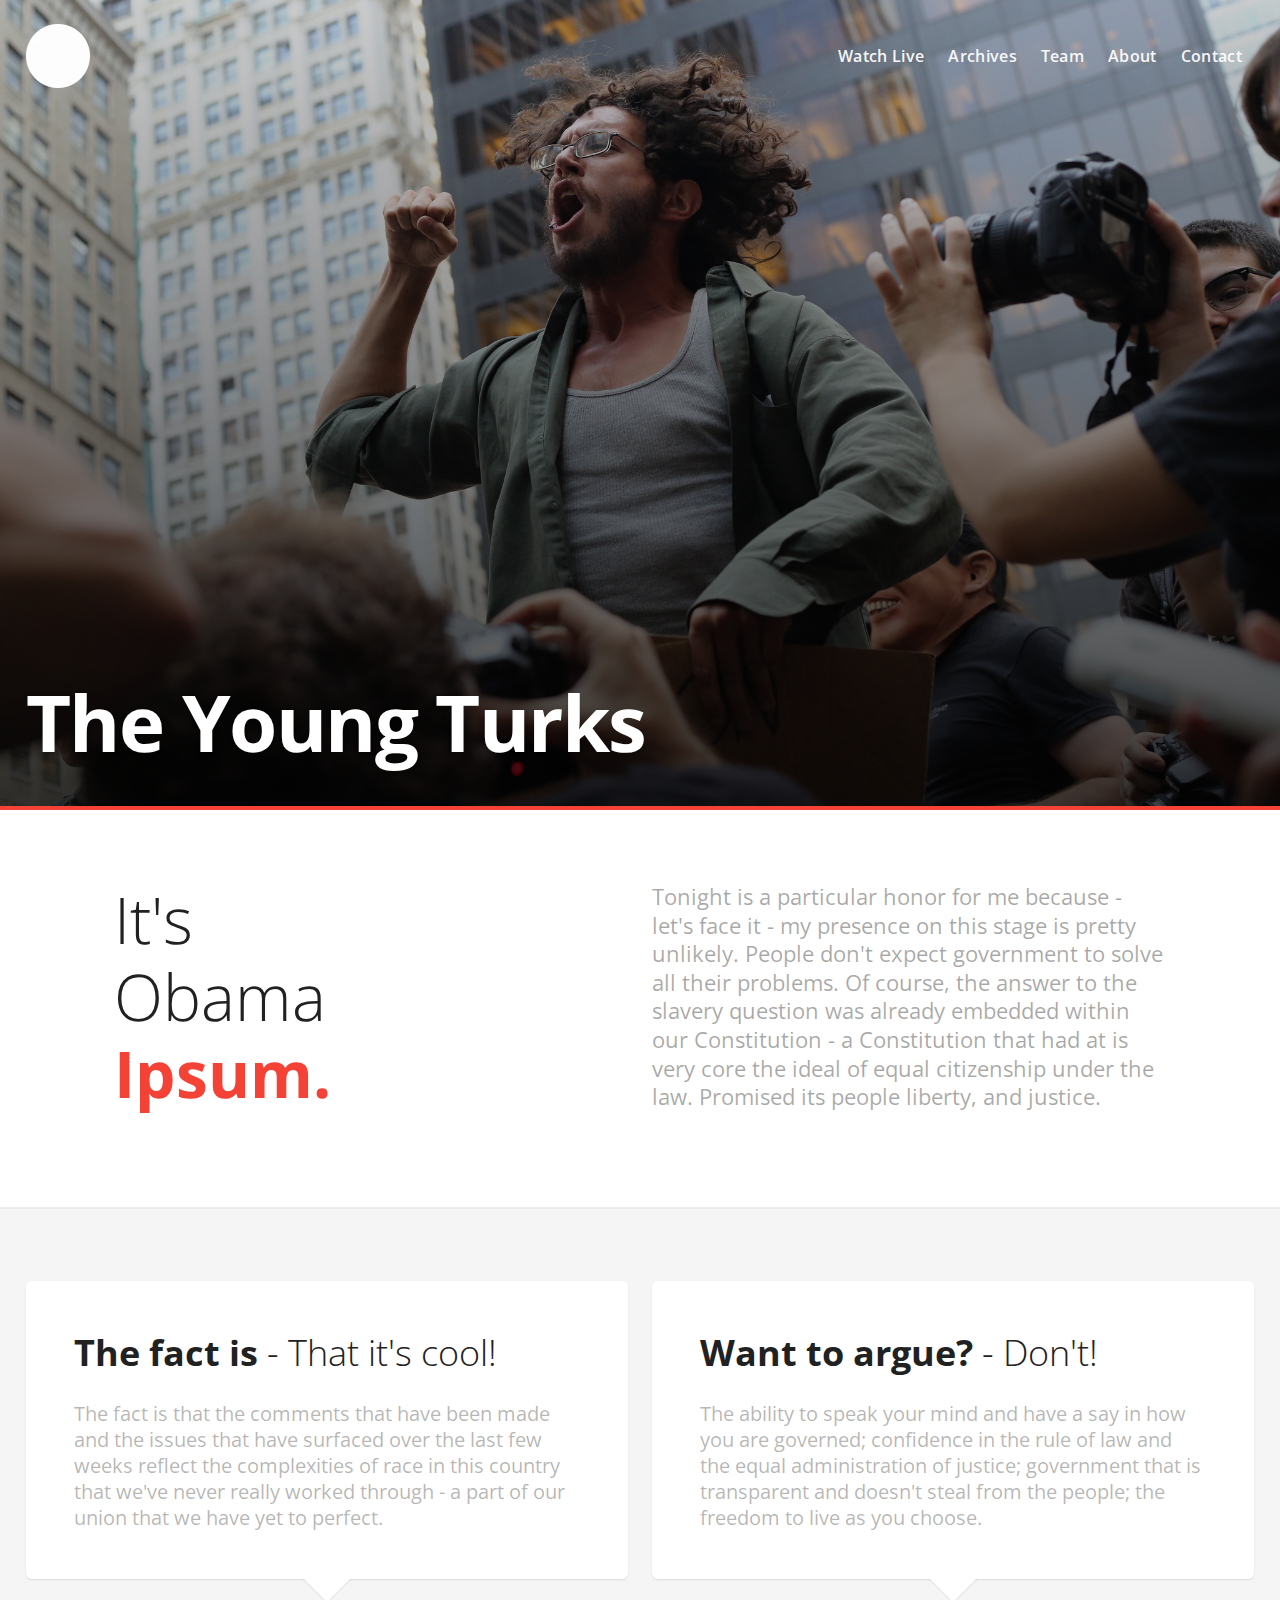
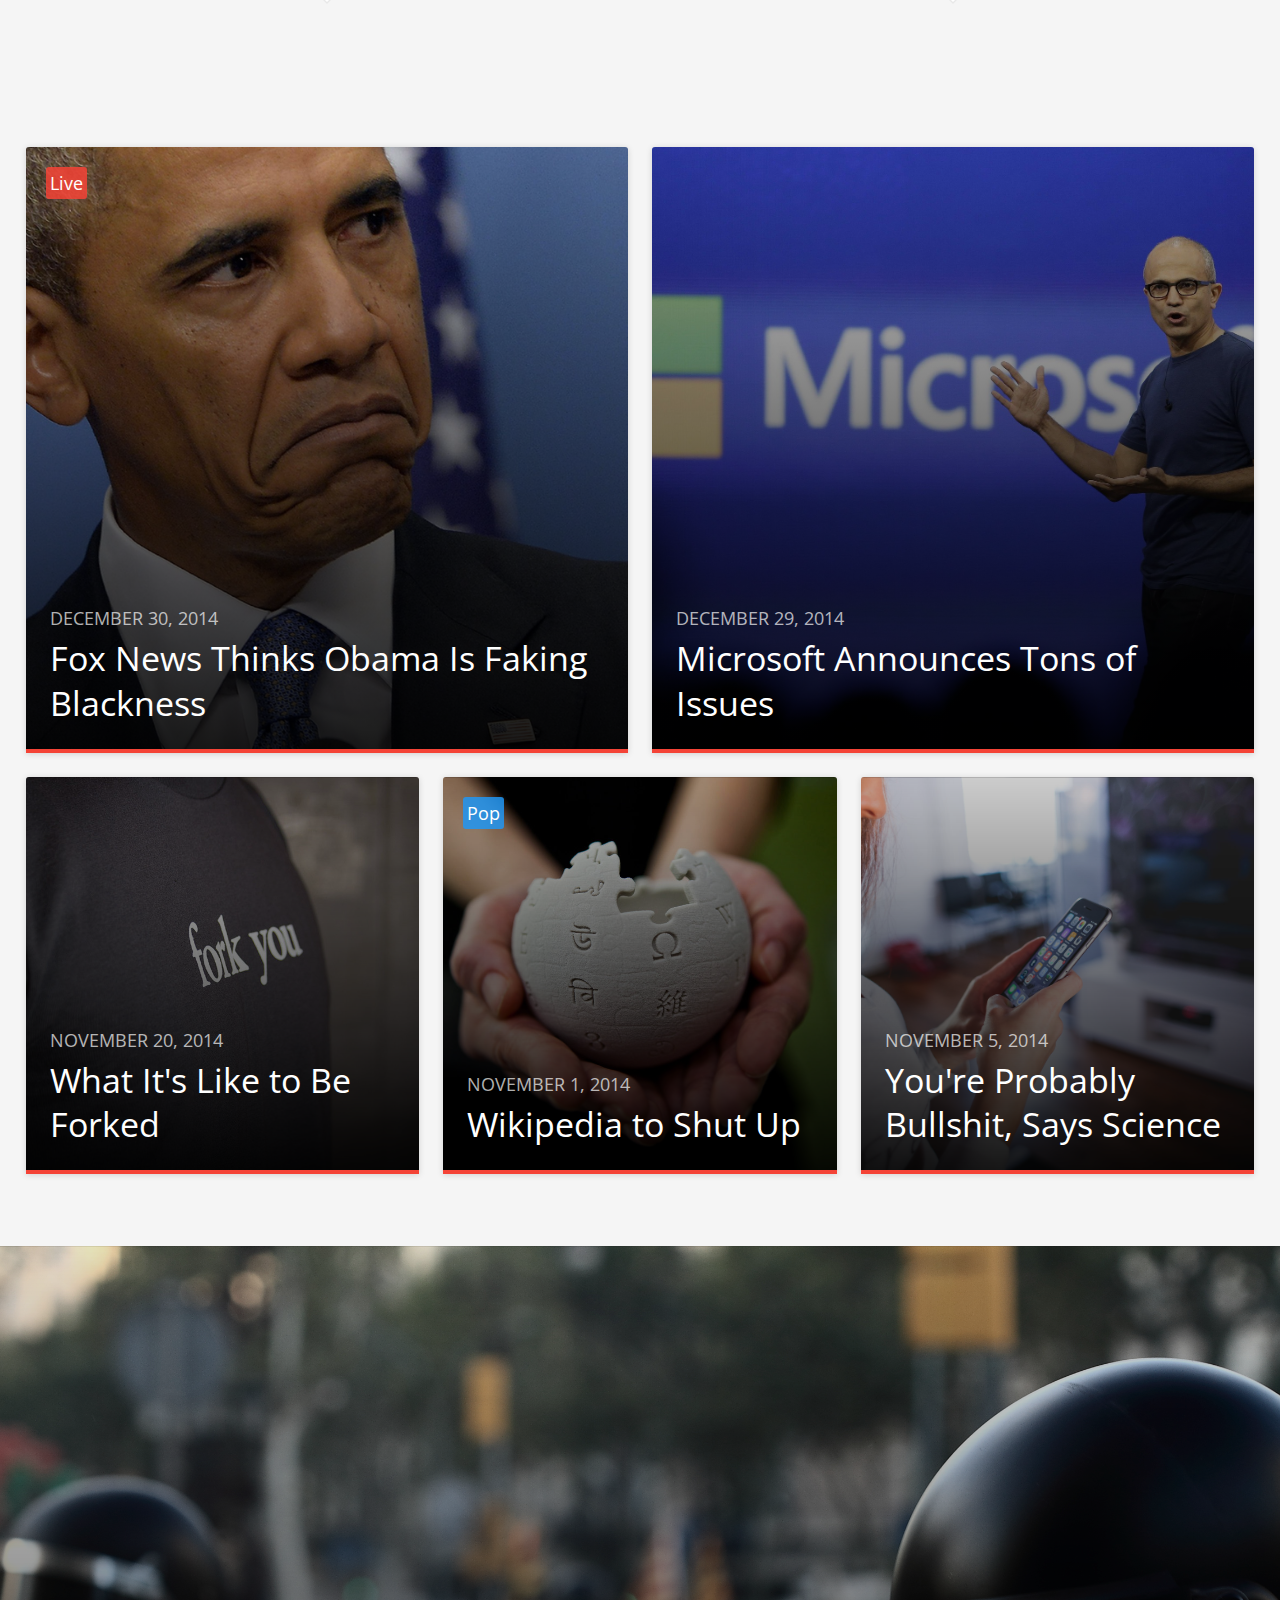
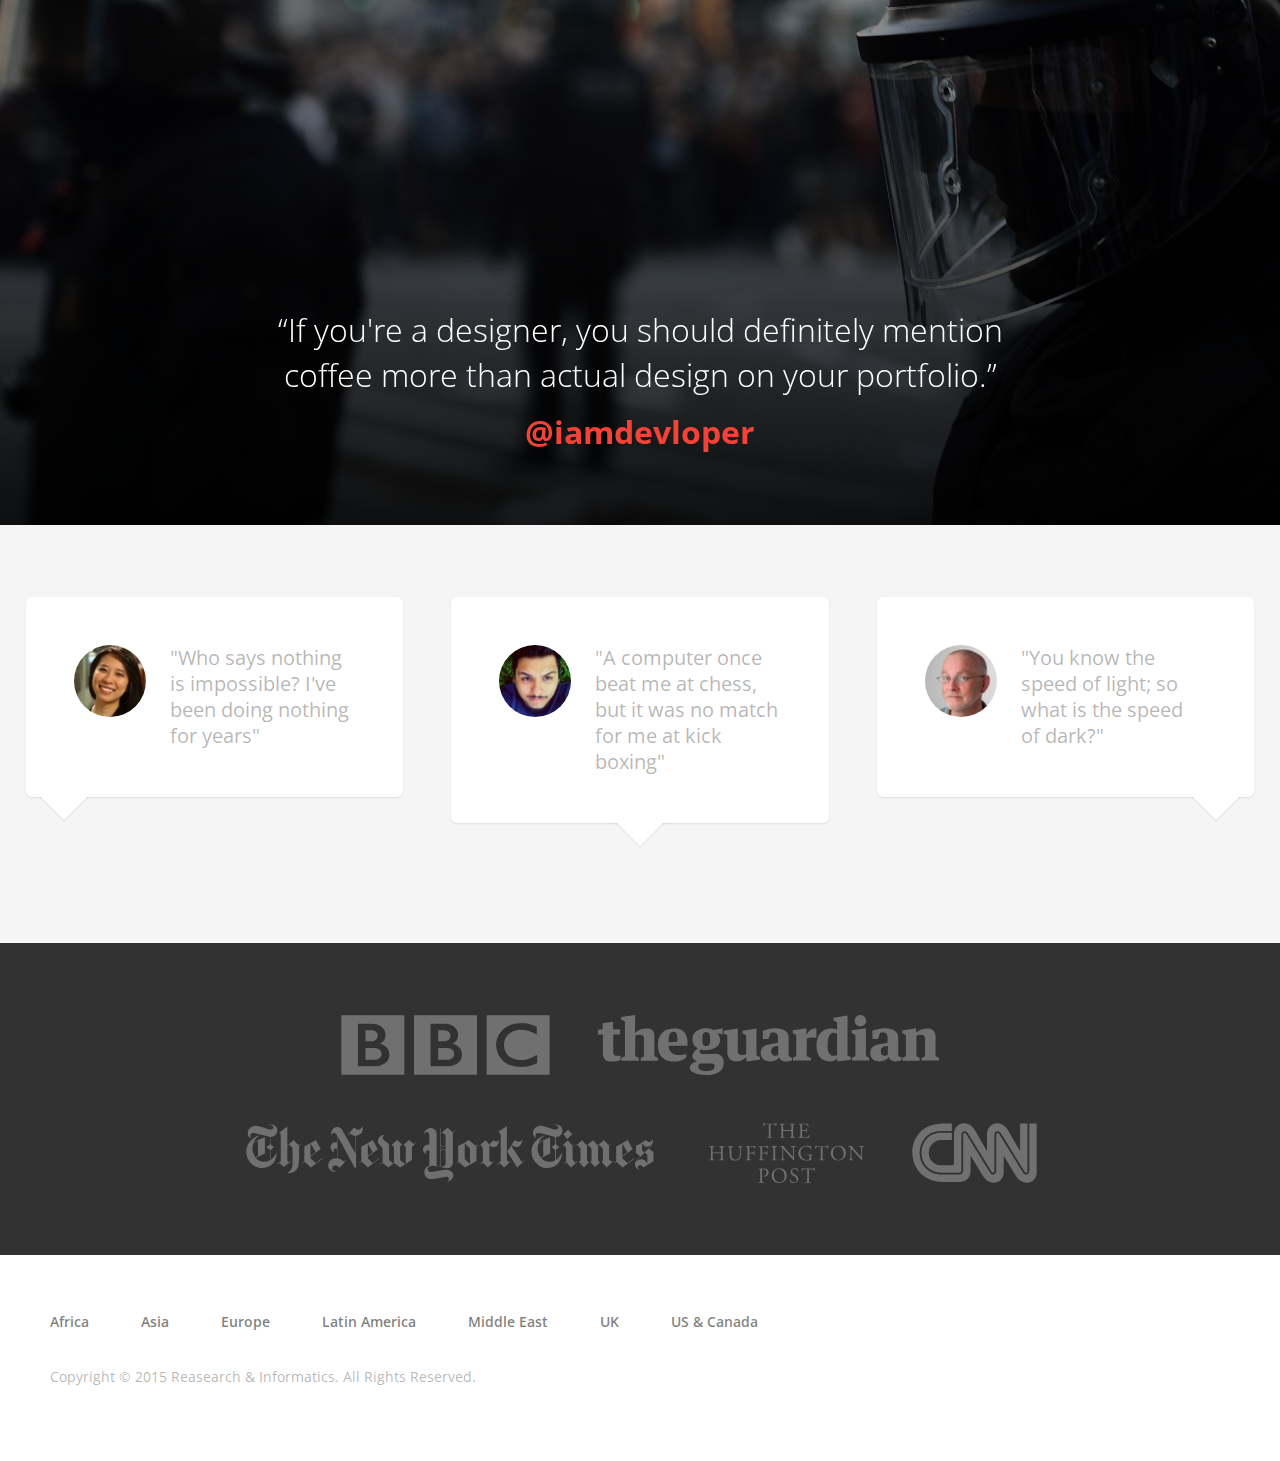
<file: index.html>
<!DOCTYPE html>
<html lang="en">
<head>

  <meta charset="utf-8">
  <meta name="viewport" content="width=device-width, minimum-scale=1.0">

  <title>TYT</title>

  <link href='http://fonts.googleapis.com/css?family=Open+Sans:400,300,600,700' rel='stylesheet' type='text/css'>

  <link rel="stylesheet" href="css/sass.css">

</head>
<body>






<header class="PageHead">
  <div class="Container  Container--wide">

    <a href="#" rel="home" class="PageHead-logo">
      <img src="img/logo.png" width="64" height="64" alt="" style="opacity: .99" />
    </a>

    <nav class="SiteNav">
      <ul class="SiteNav-list">

        <li class="SiteNav-listItem">
          <a href="#">Watch Live</a>
        </li>
        <li class="SiteNav-listItem">
          <a href="#">Archives</a>
        </li>
        <li class="SiteNav-listItem">
          <a href="#">Team</a>
        </li>
        <li class="SiteNav-listItem">
          <a href="#">About</a>
        </li>
        <li class="SiteNav-listItem">
          <a href="#">Contact</a>
        </li>

      </ul>
    </nav>

  </div>
</header><!-- /PageHead -->






<div class="MastHead">
  <div class="Container  Container--wide">

    <h1 class="MastHead-title">The Young Turks</h1>

  </div>
</div><!-- /MastHead -->






<section class="Band  Band--huge  Band--light">
  <div class="Container">

    <ul class="Layout">

      <li class="Layout-item  lap-and-up-one-half">
        <h2 class="ShoutOut">It's</h2>
        <h2 class="ShoutOut">Obama</h2>
        <h2 class="ShoutOut"><strong>Ipsum.</strong></h2>

      <li class="Layout-item  lap-and-up-one-half">
        <p class="ShoutOut-textBlock">
          Tonight is a particular honor for me because - let's face it - my presence on this stage is pretty unlikely. People don't expect government to solve all their problems. Of course, the answer to the slavery question was already embedded within our Constitution - a Constitution that had at is very core the ideal of equal citizenship under the law. Promised its people liberty, and justice.
        </p>

    </ul>

  </div>
</section><!-- /Band -->






<section class="Band  Band--huge  Band--tint">
  <div class="Container  Container--wide">

    <ul class="Layout">

      <li class="Layout-item  desk-one-half">
        <div class="Bubble  Bubble-arrow  Bubble-arrow--south  mb+">
          <h1>The fact is <span class="u-textLight">- That it's cool!</span></h1>
          <p class="Bubble-text">The fact is that the comments that have been made and the issues that have surfaced over the last few weeks reflect the complexities of race in this country that we've never really worked through - a part of our union that we have yet to perfect.</p>
        </div>

      <li class="Layout-item  desk-one-half">
        <div class="Bubble  Bubble-arrow  Bubble-arrow--south  mb+">
          <h1>Want to argue? <span class="u-textLight">- Don't!</span></h1>
          <p class="Bubble-text">The ability to speak your mind and have a say in how you are governed; confidence in the rule of law and the equal administration of justice; government that is transparent and doesn't steal from the people; the freedom to live as you choose.</p>
        </div>

    </ul>

  </div>
</section><!-- /Band -->






<section class="Band  Band--tint">
  <div class="Container  Container--wide">

    <ul class="Layout">

      <li class="Layout-item  lap-and-up-one-half  mb">
        <div class="Tile  Tile-image--01">
          <span class="Tile-label  Tile-label--negative">Live</span>
          <a href="#" class="Tile-title">
            <span class="Tile-info">December 30, 2014</span>
            Fox News Thinks Obama Is Faking Blackness
          </a>
        </div>

      <li class="Layout-item  lap-and-up-one-half  mb">
        <div class="Tile  Tile-image--02">
          <a href="#" class="Tile-title">
            <span class="Tile-info">December 29, 2014</span>
            Microsoft Announces Tons of Issues
          </a>
        </div>

      <li class="Layout-item  lap-and-up-one-third  mb">
        <div class="Tile  Tile-image--03">
          <a href="#" class="Tile-title">
            <span class="Tile-info">November 20, 2014</span>
            What It's Like to Be Forked
          </a>
        </div>

      <li class="Layout-item  lap-and-up-one-third  mb">
        <div class="Tile  Tile-image--04">
          <span class="Tile-label  Tile-label--small  Tile-label--positive">Pop</span>
          <a href="#" class="Tile-title">
            <span class="Tile-info">November 1, 2014</span>
            Wikipedia to Shut Up
          </a>
        </div>

      <li class="Layout-item  lap-and-up-one-third  mb">
        <div class="Tile  Tile-image--05">
          <a href="#" class="Tile-title">
            <span class="Tile-info">November 5, 2014</span>
            You're Probably Bullshit, Says Science
          </a>
        </div>

    </ul>

  </div>
</section><!-- /Band -->





<!-- Leave empty for now
<section class="Band  Band--huge  Band--light">
  <div class="Container  Container--wide">
  </div>
</section>
-->






<section class="Carousel">
  <ul class="Carousel-paneGroup">

    <li class="Carousel-pane">
      <blockquote class="Carousel-quote">
        <p>If you're a designer, you should definitely mention coffee more than actual design on your portfolio.</p>
        <b><a href="#">@iamdevloper</a></b>
      </blockquote>

    <li class="Carousel-pane">
      <blockquote class="Carousel-quote">
        <p>If Internet Explorer has the courage to ask to be my default browser, then goddamn it I can conquer anything today.</p>
        <b><a href="#">@twitter</a></b>
      </blockquote>

    <li class="Carousel-pane">
      <blockquote class="Carousel-quote">
        <p>Sometimes, re-inventing the wheel helps you understand how the wheel was made in the first place.</p>
        <b><a href="#">@twitter</a></b>
      </blockquote>

    <li class="Carousel-pane">
      <blockquote class="Carousel-quote">
        <p>If you're a designer, you should definitely mention coffee more than actual design on your portfolio.</p>
        <b><a href="#">@twitter</a></b>
      </blockquote>

    <li class="Carousel-pane">
      <blockquote class="Carousel-quote">
        <p>Debugging software is the practice of removing bugs. Programming is the art of putting them in.</p>
        <b><a href="#">@twitter</a></b>
      </blockquote>

  </ul>
</section><!-- /Carousel -->






<section class="Band  Band--huge  Band--tint">
  <div class="Container  Container--wide">

    <ul class="Layout  Layout--large">

      <li class="Layout-item  desk-one-third">
        <div class="Bubble  Bubble-arrow  Bubble-arrow--southWest  mb+">

          <div class="Media">
            <img src="img/people/@uxceo.jpg" class="Media-image  u-fullRound" width="72" height="72" alt="" />
            <p class="Media-body  Bubble-text">"Who says nothing is impossible? I've been doing nothing for years"</p>
          </div>

        </div>

      <li class="Layout-item  lap-and-up-one-half  desk-one-third">
        <div class="Bubble  Bubble-arrow  Bubble-arrow--south  mb+">

          <div class="Media">
            <img src="img/people/@felipenogs.jpg" class="Media-image  u-fullRound" width="72" height="72" alt="" />
            <p class="Media-body  Bubble-text">"A computer once beat me at chess, but it was no match for me at kick boxing"</p>
          </div>

        </div>

      <li class="Layout-item  lap-and-up-one-half  desk-one-third">
        <div class="Bubble  Bubble-arrow  Bubble-arrow--southEast  mb+">

          <div class="Media">
            <img src="img/people/@holdenweb.jpg" class="Media-image  u-fullRound" width="72" height="72" alt="" />
            <p class="Media-body  Bubble-text">"You know the speed of light; so what is the speed of dark?"</p>
          </div>

        </div>

    </ul>

  </div>
</section><!-- /Band -->






<section class="Band  Band--dark">
  <div class="Container">

    <ul class="ClientList">

      <li class="ClientList-item">
        <img src="img/logos/bbc.svg" class="ClientList-logo" alt="" />

      <li class="ClientList-item">
        <img src="img/logos/tg.svg" class="ClientList-logo" alt="" />

      <li class="ClientList-item">
        <img src="img/logos/nyt.svg" class="ClientList-logo" alt="" />

      <li class="ClientList-item">
        <img src="img/logos/thp.svg" class="ClientList-logo" alt="" />

      <li class="ClientList-item">
        <img src="img/logos/cnn.svg" class="ClientList-logo" alt="" />

    </ul>

  </div>
</section><!-- /Band -->






<footer class="Footer">
  <div class="Container  Container--wide">

    <a href="#" class="Footer-link">Africa</a>
    <a href="#" class="Footer-link">Asia</a>
    <a href="#" class="Footer-link">Europe</a>
    <a href="#" class="Footer-link">Latin America</a>
    <a href="#" class="Footer-link">Middle East</a>
    <a href="#" class="Footer-link">UK</a>
    <a href="#" class="Footer-link">US & Canada</a>

    <p class="Footer-legal">Copyright &#169; 2015 Reasearch & Informatics. All Rights Reserved.</p>
  </div>
</footer><!-- /Footer -->






</body>
</html>
</file>
<file: css/sass.css>
@charset "UTF-8";
/**
 * CONTENTS
 *
 * SETTINGS
 * Global...............Globally-available variables.
 *
 * TOOLS
 * Mixins...............Useful mixins.
 *
 * GENERIC
 * Normalize.css........A level playing field.
 * Reset................A pared back reset to remove margins.
 * Box-sizing...........Better default 'box-sizing'.
 * Shared...............Sensibly and tersely share global commonalities.
 *
 * BASE
 * Page.................Page-level styles (HTML element).
 * Headings.............H1-H6 styles.
 * Links................Hyperlink styles.
 * Lists................List styles.
 * Images...............Images.
 * Quotes...............Styling for blockquotes, etc.
 *
 * OBJECTS
 * Containers...........Wrapping and constraining elements.
 * Layout...............Layout tool.
 * Media................Media object.
 *
 * COMPONENTS
 * Page-head............The main page header.
 * Site-nav.............Theme's main nav area.
 * Mast-head............Large site headers with some image.
 * Shout-out............Neeeeeeeeeeeeeeeeeeeeeed.
 * Board................Needs something.
 * Bands................Full-width page bands.
 * Bubbles..............Speech bubble module.
 * Buttons..............Button elements.
 * Client-list..........Not the best name.
 * Tiles................Block's with an image and some text.
 * Carousel.............Pure CSS carousel component.
 * Footer...............Footer styles.
 *
 * TRUMPS
 * Utilities............Some helper classes.
 * Widths...............Simple width helper classes.
 */
/*! normalize.css v3.0.2 | MIT License | git.io/normalize */
/**
* 1. Set default font family to sans-serif.
* 2. Prevent iOS text size adjust after orientation change, without disabling
*    user zoom.
*/
html {
  font-family: sans-serif;
  /* 1 */
  -ms-text-size-adjust: 100%;
  /* 2 */
  -webkit-text-size-adjust: 100%;
  /* 2 */
}

/**
* Remove default margin.
*/
body {
  margin: 0;
}

/* HTML5 display definitions
========================================================================== */
/**
* Correct `block` display not defined for any HTML5 element in IE 8/9.
* Correct `block` display not defined for `details` or `summary` in IE 10/11
* and Firefox.
* Correct `block` display not defined for `main` in IE 11.
*/
article,
aside,
details,
figcaption,
figure,
footer,
header,
hgroup,
main,
menu,
nav,
section,
summary {
  display: block;
}

/**
* 1. Correct `inline-block` display not defined in IE 8/9.
* 2. Normalize vertical alignment of `progress` in Chrome, Firefox, and Opera.
*/
audio,
canvas,
progress,
video {
  display: inline-block;
  /* 1 */
  vertical-align: baseline;
  /* 2 */
}

/**
* Prevent modern browsers from displaying `audio` without controls.
* Remove excess height in iOS 5 devices.
*/
audio:not([controls]) {
  display: none;
  height: 0;
}

/**
* Address `[hidden]` styling not present in IE 8/9/10.
* Hide the `template` element in IE 8/9/11, Safari, and Firefox < 22.
*/
[hidden],
template {
  display: none;
}

/* Links
========================================================================== */
/**
* Remove the gray background color from active links in IE 10.
*/
a {
  background-color: transparent;
}

/**
* Improve readability when focused and also mouse hovered in all browsers.
*/
a:active,
a:hover {
  outline: 0;
}

/* Text-level semantics
========================================================================== */
/**
* Address styling not present in IE 8/9/10/11, Safari, and Chrome.
*/
abbr[title] {
  border-bottom: 1px dotted;
}

/**
* Address style set to `bolder` in Firefox 4+, Safari, and Chrome.
*/
b,
strong {
  font-weight: bold;
}

/**
* Address styling not present in Safari and Chrome.
*/
dfn {
  font-style: italic;
}

/**
* Address variable `h1` font-size and margin within `section` and `article`
* contexts in Firefox 4+, Safari, and Chrome.
*/
h1 {
  font-size: 2em;
  margin: 0.67em 0;
}

/**
* Address styling not present in IE 8/9.
*/
mark {
  background: #ff0;
  color: #000;
}

/**
* Address inconsistent and variable font size in all browsers.
*/
small {
  font-size: 80%;
}

/**
* Prevent `sub` and `sup` affecting `line-height` in all browsers.
*/
sub,
sup {
  font-size: 75%;
  line-height: 0;
  position: relative;
  vertical-align: baseline;
}

sup {
  top: -0.5em;
}

sub {
  bottom: -0.25em;
}

/* Embedded content
========================================================================== */
/**
* Remove border when inside `a` element in IE 8/9/10.
*/
img {
  border: 0;
}

/**
* Correct overflow not hidden in IE 9/10/11.
*/
svg:not(:root) {
  overflow: hidden;
}

/* Grouping content
========================================================================== */
/**
* Address margin not present in IE 8/9 and Safari.
*/
figure {
  margin: 1em 40px;
}

/**
* Address differences between Firefox and other browsers.
*/
hr {
  -moz-box-sizing: content-box;
  box-sizing: content-box;
  height: 0;
}

/**
* Contain overflow in all browsers.
*/
pre {
  overflow: auto;
}

/**
* Address odd `em`-unit font size rendering in all browsers.
*/
code,
kbd,
pre,
samp {
  font-family: monospace, monospace;
  font-size: 1em;
}

/* Forms
========================================================================== */
/**
* Known limitation: by default, Chrome and Safari on OS X allow very limited
* styling of `select`, unless a `border` property is set.
*/
/**
* 1. Correct color not being inherited.
*    Known issue: affects color of disabled elements.
* 2. Correct font properties not being inherited.
* 3. Address margins set differently in Firefox 4+, Safari, and Chrome.
*/
button,
input,
optgroup,
select,
textarea {
  color: inherit;
  /* 1 */
  font: inherit;
  /* 2 */
  margin: 0;
  /* 3 */
}

/**
* Address `overflow` set to `hidden` in IE 8/9/10/11.
*/
button {
  overflow: visible;
}

/**
* Address inconsistent `text-transform` inheritance for `button` and `select`.
* All other form control elements do not inherit `text-transform` values.
* Correct `button` style inheritance in Firefox, IE 8/9/10/11, and Opera.
* Correct `select` style inheritance in Firefox.
*/
button,
select {
  text-transform: none;
}

/**
* 1. Avoid the WebKit bug in Android 4.0.* where (2) destroys native `audio`
*    and `video` controls.
* 2. Correct inability to style clickable `input` types in iOS.
* 3. Improve usability and consistency of cursor style between image-type
*    `input` and others.
*/
button,
html input[type="button"],
input[type="reset"],
input[type="submit"] {
  -webkit-appearance: button;
  /* 2 */
  cursor: pointer;
  /* 3 */
}

/**
* Re-set default cursor for disabled elements.
*/
button[disabled],
html input[disabled] {
  cursor: default;
}

/**
* Remove inner padding and border in Firefox 4+.
*/
button::-moz-focus-inner,
input::-moz-focus-inner {
  border: 0;
  padding: 0;
}

/**
* Address Firefox 4+ setting `line-height` on `input` using `!important` in
* the UA stylesheet.
*/
input {
  line-height: normal;
}

/**
* It's recommended that you don't attempt to style these elements.
* Firefox's implementation doesn't respect box-sizing, padding, or width.
*
* 1. Address box sizing set to `content-box` in IE 8/9/10.
* 2. Remove excess padding in IE 8/9/10.
*/
input[type="checkbox"],
input[type="radio"] {
  box-sizing: border-box;
  /* 1 */
  padding: 0;
  /* 2 */
}

/**
* Fix the cursor style for Chrome's increment/decrement buttons. For certain
* `font-size` values of the `input`, it causes the cursor style of the
* decrement button to change from `default` to `text`.
*/
input[type="number"]::-webkit-inner-spin-button,
input[type="number"]::-webkit-outer-spin-button {
  height: auto;
}

/**
* 1. Address `appearance` set to `searchfield` in Safari and Chrome.
* 2. Address `box-sizing` set to `border-box` in Safari and Chrome
*    (include `-moz` to future-proof).
*/
input[type="search"] {
  -webkit-appearance: textfield;
  /* 1 */
  -moz-box-sizing: content-box;
  -webkit-box-sizing: content-box;
  /* 2 */
  box-sizing: content-box;
}

/**
* Remove inner padding and search cancel button in Safari and Chrome on OS X.
* Safari (but not Chrome) clips the cancel button when the search input has
* padding (and `textfield` appearance).
*/
input[type="search"]::-webkit-search-cancel-button,
input[type="search"]::-webkit-search-decoration {
  -webkit-appearance: none;
}

/**
* Define consistent border, margin, and padding.
*/
fieldset {
  border: 1px solid #c0c0c0;
  margin: 0 2px;
  padding: 0.35em 0.625em 0.75em;
}

/**
* 1. Correct `color` not being inherited in IE 8/9/10/11.
* 2. Remove padding so people aren't caught out if they zero out fieldsets.
*/
legend {
  border: 0;
  /* 1 */
  padding: 0;
  /* 2 */
}

/**
* Remove default vertical scrollbar in IE 8/9/10/11.
*/
textarea {
  overflow: auto;
}

/**
* Don't inherit the `font-weight` (applied by a rule above).
* NOTE: the default cannot safely be changed in Chrome and Safari on OS X.
*/
optgroup {
  font-weight: bold;
}

/* Tables
========================================================================== */
/**
* Remove most spacing between table cells.
*/
table {
  border-collapse: collapse;
  border-spacing: 0;
}

td,
th {
  padding: 0;
}

/**
 * As well as using normalize.css, it is often advantageous to remove all
 * margins from certain elements.
 */
body,
h1, h2, h3, h4, h5, h6,
p, blockquote, pre,
dl, dd, ol, ul,
form, fieldset, legend,
figure,
table, th, td, caption,
hr {
  margin: 0;
  padding: 0;
}

/**
 * Give a help cursor to elements that give extra info on `:hover`.
 */
abbr[title],
dfn[title] {
  cursor: help;
}

/**
 * Remove underlines from potentially troublesome elements.
 */
u,
ins {
  text-decoration: none;
}

/**
 * Apply faux underlines to inserted text via `border-bottom`.
 */
ins {
  border-bottom: 1px solid;
}

/**
 * Set the global `box-sizing` state to `border-box`.
 *
 * css-tricks.com/inheriting-box-sizing-probably-slightly-better-best-practice
 * paulirish.com/2012/box-sizing-border-box-ftw
 */
html {
  -webkit-box-sizing: border-box;
  -moz-box-sizing: border-box;
  box-sizing: border-box;
}

*, *:before, *:after {
  -webkit-box-sizing: inherit;
  -moz-box-sizing: inherit;
  box-sizing: inherit;
}

/**
 * Not quite sure.
 */
html,
body {
  height: 100%;
}

/**
 * Where `margin-bottom` is concerned,this value is the same as the
 * base line-height. This allows us to keep a consistent vertical rhythm.
 *
 * csswizardry.com/2012/06/single-direction-margin-declarations
 */
h1, h2, h3, h4, h5, h6,
ul, ol, dl,
blockquote, p, address,
table,
fieldset, figure,
pre {
  margin-bottom: 24px;
  margin-bottom: 1.5rem;
}

/**
 * Where `margin-left` is concerned we want to try and indent certain elements
 * by a consistent amount. Define that amount once,here.
 */
ul, ol, dd {
  margin-left: 48px;
  margin-left: 3rem;
}

/**
 * High-, page-level styling.
 *
 * 1. Set the default 'font-family' for entire theme.
 *    [Tip] Only select the font styles that you actually need on your webpage.
 * 2. Set the default `font-size` and `line-height` for the entire theme.
 * 3. Force scrollbars to always be visible to prevent awkward ‘jumps’ when
 *    navigating between pages that do/do not have enough content to produce
 *    scrollbars naturally.
 * 4. Ensure the page always fills at least the entire height of the viewport.
 * 5. Prevent certain mobile browsers from automatically zooming fonts.
 * 6. Fonts on OSX will look more consistent with other systems that do not
 *    render text using sub-pixel anti-aliasing.
 */
html {
  font-family: "Open Sans", sans-serif;
  /* 1 */
  font-size: 1em;
  /* 2 */
  line-height: 1.5;
  /* 2 */
  background-color: #fafafa;
  color: #212121;
  overflow-y: scroll;
  /* 3 */
  min-height: 100%;
  /* 4 */
  -webkit-text-size-adjust: 100%;
  /* 5 */
  -ms-text-size-adjust: 100%;
  /* 5 */
  -moz-osx-font-smoothing: grayscale;
  /* 6 */
  -webkit-font-smoothing: antialiased;
  /* 6 */
}

/**
 * Headings 1–6, with corresponding Greek-alphabet abstract classes for double-
 * stranded heading hierarchy.
 *
 * csswizardry.com/2012/02/pragmatic-practical-font-sizing-in-css
 */
h1,
.alpha {
  font-size: 36px;
  font-size: 2.25rem;
  line-height: 1.33333;
}

h2,
.beta {
  font-size: 30px;
  font-size: 1.875rem;
  line-height: 1.6;
}

h3,
.gamma {
  font-size: 24px;
  font-size: 1.5rem;
  line-height: 1;
}

h4,
.delta {
  font-size: 20px;
  font-size: 1.25rem;
  line-height: 1.2;
}

h5,
.epsilon {
  font-size: 16px;
  font-size: 1rem;
  line-height: 1.5;
}

h6,
.zeta {
  font-size: 14px;
  font-size: 0.875rem;
  line-height: 1.71429;
}

a {
  text-decoration: none;
  color: #F44336;
}
a:hover, a:active, a:focus {
  text-decoration: underline;
}

/**
 * Remove extra vertical spacing when nesting lists.
 */
li > ul,
li > ol {
  margin-bottom: 0;
}

/**
 * Images.
 *
 * 1. Fluid images for responsive purposes.
 * 2. Offset `alt` text from surrounding copy.
 * 3. Setting `vertical-align` removes the whitespace that appears under `img`
 *    elements when they are dropped into a page as-is. Safer alternative to
 *    using `display: block`.
 */
img {
  max-width: 100%;
  /* 1 */
  font-style: italic;
  /* 2 */
  vertical-align: middle;
  /* 3 */
}

/**
 * Inline quotes.
 */
q {
  font-style: italic;
  quotes: "‘" "’" "“" "”";
}
q:before {
  content: open-quote;
}
q:after {
  content: close-quote;
}

/**
 * Block quotes.
 *
 * 1. Hang opening punctuation.
 */
blockquote {
  text-indent: -0.41em;
  quotes: "“" "”";
}
blockquote p:before {
  content: open-quote;
}
blockquote p:after {
  content: close-quote;
}
blockquote p:last-of-type {
  margin-bottom: 12px;
}
blockquote p:last-of-type:after {
  content: close-quote;
}
blockquote q {
  quotes: "‘" "’";
}
blockquote q:before {
  content: open-quote;
}
blockquote q:after {
  content: close-quote;
}

.Container {
  max-width: 1100px;
  margin: 0 auto;
  padding-right: 12px;
  padding-left: 12px;
}
@media screen and (min-width: 720px) {
  .Container {
    padding-right: 24px;
    padding-left: 24px;
  }
}

.Container--wide {
  max-width: 1276px;
}

/**
 * Begin a layout group.
 */
.Layout {
  list-style: none;
  margin: 0;
  padding: 0;
  margin-left: -24px;
}

/**
 * 1. Cause columns to stack side-by-side.
 * 2. Space columns apart.
 * 3. Align columns to the tops of each other.
 * 4. Full-width unless told to behave otherwise.
 */
.Layout-item {
  display: inline-block;
  /* 1 */
  padding-left: 24px;
  /* 2 */
  vertical-align: top;
  /* 3 */
  width: 100%;
  /* 4 */
}

/**
 * Layouts with tiny gutters.
 */
.Layout--tiny {
  margin-left: -12px;
}
.Layout--tiny > .Layout-item {
  padding-left: 12px;
}

/**
 * Layouts with small gutters.
 */
.Layout--small {
  margin-left: -24px;
}
.Layout--small > .Layout-item {
  padding-left: 24px;
}

/**
 * Layouts with large gutters.
 */
.Layout--large {
  margin-left: -48px;
}
.Layout--large > .Layout-item {
  padding-left: 48px;
}

/**
 * Layouts with no gutters.
 */
.Layout--flush {
  margin-left: 0;
}
.Layout--flush > .Layout-item {
  padding-left: 0;
}

/**
 * Place any image- and text-like content side-by-side.
 *
 * stubbornella.org/content/2010/06/25/the-media-object-saves-hundreds-of-lines-of-code
 */
.Media {
  display: block;
}

.Media-image {
  float: left;
  margin-right: 24px;
}
.Media-image > img {
  display: block;
}

.Media-body {
  overflow: hidden;
  display: block;
}
.Media-body,
.Media-body > :last-child {
  margin-bottom: 0;
}

.PageHead {
  background: transparent;
  padding-top: 24px;
  padding-bottom: 24px;
  overflow: hidden;
  text-align: left;
  position: absolute;
  left: 0;
  width: 100%;
  z-index: 2;
}

.PageHead-logo {
  display: block;
  margin-bottom: 24px;
  text-align: center;
}
.PageHead-logo > img {
  vertical-align: bottom;
}

@media screen and (min-width: 720px) {
  .PageHead-logo {
    float: left;
    margin-bottom: 0;
  }
}
.PageHead--filled {
  background: rgba(0, 0, 0, 0.9);
  position: relative;
}

@media screen and (min-width: 720px) {
  .SiteNav {
    float: right;
  }
}
.SiteNav-list {
  margin: 0;
  padding: 0;
  list-style: none;
  text-align: center;
}

.SiteNav-listItem {
  list-style: none;
  display: inline-block;
}
.SiteNav-listItem > a {
  display: block;
  padding-right: 12px;
  padding-left: 12px;
  color: rgba(255, 255, 255, 0.95);
  font-size: 16px;
  font-size: 1rem;
  line-height: 32px;
  font-weight: 600;
  letter-spacing: 0.02em;
}

@media screen and (min-width: 720px) {
  .SiteNav-listItem {
    text-align: left;
    float: left;
  }
  .SiteNav-listItem > a {
    line-height: 64px;
  }
}
.MastHead {
  position: relative;
  min-height: 75%;
  background-image: url("../img/css/masthead.jpg");
  -webkit-background-size: cover;
  -moz-background-size: cover;
  background-size: cover;
  background-position: center center;
  border-bottom: 4px solid #F44336;
}
@media screen and (min-width: 720px) {
  .MastHead {
    background-image: url("../img/css/masthead--medium.jpg");
    min-height: 90%;
  }
}
@media screen and (min-width: 1024px) {
  .MastHead {
    background-image: url("../img/css/masthead--large.jpg");
  }
}
.MastHead:after {
  content: "";
  position: absolute;
  top: 0;
  right: 0;
  bottom: 0;
  left: 0;
  background-image: linear-gradient(rgba(0, 0, 0, 0.2), rgba(0, 0, 0, 0.75));
}

.MastHead-title {
  position: absolute;
  bottom: 0;
  left: auto;
  padding-top: 12px;
  padding-bottom: 12px;
  font-weight: 700;
  letter-spacing: -0.02em;
  color: #fff;
  font-size: 38px;
  font-size: 2.375rem;
  line-height: 1;
  z-index: 1;
  text-shadow: 0 1px 4px rgba(0, 0, 0, 0.1);
}
@media screen and (min-width: 720px) {
  .MastHead-title {
    font-size: 54px;
    font-size: 3.375rem;
    line-height: 1.33333;
  }
}
@media screen and (min-width: 1024px) {
  .MastHead-title {
    font-size: 78px;
    font-size: 4.875rem;
    line-height: 1.23077;
  }
}

/**
 * Not quite sure.
 */
.ShoutOut {
  font-size: 44px;
  font-size: 2.75rem;
  line-height: 1.2;
  font-weight: 300;
  color: #212121;
  margin-bottom: 0;
}
.ShoutOut > strong {
  color: #F44336;
  font-weight: 700;
}
@media screen and (min-width: 720px) {
  .ShoutOut {
    font-size: 64px;
    font-size: 4rem;
    line-height: 1.2;
  }
}

.ShoutOut-textBlock {
  font-size: 20px;
  font-size: 1.25rem;
  line-height: 1.2;
  color: rgba(0, 0, 0, 0.35);
  font-weight: 400;
}
@media screen and (min-width: 720px) {
  .ShoutOut-textBlock {
    font-size: 22px;
    font-size: 1.375rem;
    line-height: 1.3;
  }
}

.Board {
  position: relative;
  padding-top: 24px;
  padding-bottom: 24px;
  background: rgba(0, 0, 0, 0.9);
  border-bottom: 4px solid #F44336;
}
@media screen and (min-width: 720px) {
  .Board {
    padding-top: 72px;
    padding-bottom: 72px;
  }
}

.Board-title {
  position: relative;
  margin-top: 24px;
  font-size: 38px;
  font-size: 2.375rem;
  line-height: 1.26316;
  font-weight: 700;
  color: white;
  text-align: center;
}
@media screen and (min-width: 720px) {
  .Board-title {
    font-size: 58px;
    font-size: 3.625rem;
    line-height: 1.24138;
  }
}

.Band {
  padding-top: 24px;
  padding-bottom: 24px;
}
@media screen and (min-width: 1024px) {
  .Band {
    padding-top: 48px;
    padding-bottom: 48px;
  }
}

.Band--noBottom {
  padding-bottom: 0;
}

.Band--large {
  padding: 48px;
}

.Band--huge {
  padding-top: 48px;
  padding-bottom: 48px;
}
@media screen and (min-width: 1024px) {
  .Band--huge {
    padding-top: 72px;
    padding-bottom: 72px;
  }
}

.Band--light {
  background-color: white;
  border-bottom: 2px solid rgba(0, 0, 0, 0.075);
}

.Band--tint {
  background-color: #f5f5f5;
}

.Band--dark {
  background-color: rgba(0, 0, 0, 0.8);
}

.Bubble {
  position: relative;
  display: inline-block;
  width: 100%;
  padding: 24px;
  background: white;
  -webkit-border-radius: 6px;
  -moz-border-radius: 6px;
  border-radius: 6px;
  box-shadow: 0 1px 2px rgba(0, 0, 0, 0.1);
}
.Bubble-arrow:before, .Bubble-arrow:after {
  content: "";
  position: absolute;
  bottom: 100%;
  border: 23px solid transparent;
  border-bottom-color: white;
  left: 50%;
  margin-left: -23px;
}
.Bubble-arrow:before {
  border-width: 25px;
  border-bottom-color: rgba(0, 0, 0, 0.05);
  margin-left: -25px;
}
.Bubble-arrow--northWest:after, .Bubble-arrow--northWest:before, .Bubble-arrow--southWest:after, .Bubble-arrow--southWest:before {
  left: 0;
  margin-left: 15px;
}
.Bubble-arrow--northWest:before, .Bubble-arrow--southWest:before {
  margin-left: 13px;
}
.Bubble-arrow--northEast:after, .Bubble-arrow--northEast:before, .Bubble-arrow--southEast:after, .Bubble-arrow--southEast:before {
  left: auto;
  right: 0;
  margin-right: 15px;
}
.Bubble-arrow--northEast:before, .Bubble-arrow--southEast:before {
  margin-right: 13px;
}
.Bubble-arrow--southWest:after, .Bubble-arrow--southWest:before, .Bubble-arrow--southEast:after, .Bubble-arrow--southEast:before, .Bubble-arrow--south:after, .Bubble-arrow--south:before {
  bottom: auto;
  top: 100%;
  border-bottom-color: transparent;
  border-top-color: #fff;
}
.Bubble-arrow--southWest:before, .Bubble-arrow--southEast:before, .Bubble-arrow--south:before {
  border-top-color: rgba(0, 0, 0, 0.05);
  filter: drop-shadow(0 2px 2px rgba(0, 0, 0, 0.05));
}
@media screen and (min-width: 720px) {
  .Bubble {
    padding: 48px;
  }
}

.Bubble-text {
  font-size: 20px;
  font-size: 1.25rem;
  line-height: 1.3;
  color: rgba(0, 0, 0, 0.3);
  margin-bottom: 0;
}

.Button {
  display: inline-block;
  vertical-align: middle;
  white-space: nowrap;
  font-size: 16px;
  font-size: 1rem;
  line-height: 1;
  color: #fff;
  text-align: center;
  font-weight: 600;
  margin: 0;
  cursor: pointer;
  overflow: visible;
  padding: 20px 34px;
  background-color: #F44336;
  border-radius: 1px;
  -webkit-transition: 0.3s;
  -moz-transition: 0.3s;
  transition: 0.3s;
}
.Button:hover {
  text-decoration: none;
  background-color: rgba(244, 67, 54, 0.9);
}
.Button:active, .Button:focus {
  outline: none;
}

.ClientList {
  margin: 0;
  padding: 0;
  list-style: none;
  text-align: center;
}

.ClientList-item {
  display: inline-block;
  padding: 12px;
}
@media screen and (min-width: 720px) {
  .ClientList-item {
    padding: 24px;
  }
}

.ClientList-logo {
  background-color: transparent;
  height: 48px;
  opacity: 0.3;
}
@media screen and (min-width: 720px) {
  .ClientList-logo {
    height: 60px;
  }
}

.Tile {
  position: relative;
  display: block;
  -webkit-background-size: cover;
  -moz-background-size: cover;
  background-size: cover;
  background-position: center center;
  padding-top: 100%;
  border-top-left-radius: 3px;
  border-top-right-radius: 3px;
  border-bottom: 4px solid #F44336;
  overflow: hidden;
  -webkit-box-shadow: 0 1px 6px rgba(0, 0, 0, 0.15);
  -moz-box-shadow: 0 1px 6px rgba(0, 0, 0, 0.15);
  box-shadow: 0 1px 6px rgba(0, 0, 0, 0.15);
}

.Tile-image--01 {
  background-image: linear-gradient(rgba(0, 0, 0, 0.2), rgba(0, 0, 0, 0.9)), url(../img/obama.jpg);
}

.Tile-image--02 {
  background-image: linear-gradient(rgba(0, 0, 0, 0.2), rgba(0, 0, 0, 0.9)), url(../img/microsoft.jpg);
}

.Tile-image--03 {
  background-image: linear-gradient(rgba(0, 0, 0, 0.2), rgba(0, 0, 0, 0.9)), url(../img/fork.jpg);
}

.Tile-image--04 {
  background-image: linear-gradient(rgba(0, 0, 0, 0.2), rgba(0, 0, 0, 0.9)), url(../img/wikipedia.jpg);
}

.Tile-image--05 {
  background-image: linear-gradient(rgba(0, 0, 0, 0.2), rgba(0, 0, 0, 0.9)), url(../img/girl-with-phone.jpg);
}

.Tile-title {
  position: absolute;
  margin: 0;
  padding-left: 12px;
  padding-right: 12px;
  font-size: 28px;
  font-size: 1.75rem;
  line-height: 1.2;
  bottom: 24px;
  left: 12px;
  color: white;
  transition: .3s;
}
@media screen and (min-width: 480px) {
  .Tile-title {
    font-size: 34px;
    font-size: 2.125rem;
    line-height: 1.3;
  }
}

.Tile-info {
  display: block;
  font-size: 18px;
  font-size: 1.125rem;
  line-height: 2;
  text-transform: uppercase;
  color: rgba(255, 255, 255, 0.7);
}

.Tile-label {
  position: absolute;
  font-size: 18px;
  font-size: 1.125rem;
  line-height: 1.33333;
  top: 20px;
  left: 20px;
  color: white;
  padding: 4px;
  -webkit-border-radius: 3px;
  -moz-border-radius: 3px;
  border-radius: 3px;
}

.Tile-label--negative {
  background: rgba(244, 67, 54, 0.85);
}

.Tile-label--positive {
  background: rgba(33, 150, 243, 0.85);
}

.Carousel {
  overflow: hidden;
  width: 100%;
  padding-top: 50%;
  padding-bottom: 48px;
  text-align: center;
  background-image: linear-gradient(rgba(0, 0, 0, 0.1), rgba(0, 0, 0, 0.9)), url("../img/css/carousel--medium.jpg");
  -webkit-background-size: cover;
  -moz-background-size: cover;
  background-size: cover;
  background-position: center center;
}
@media screen and (min-width: 720px) {
  .Carousel {
    background-image: linear-gradient(rgba(0, 0, 0, 0.1), rgba(0, 0, 0, 0.9)), url("../img/css/carousel--large.jpg");
  }
}

.Carousel-paneGroup {
  margin: 0;
  padding: 0;
  list-style: none;
  position: relative;
  display: table;
  width: 500%;
  overflow: hidden;
  -webkit-filter: blur(0);
  -moz-filter: blur(0);
  filter: blur(0);
  -webkit-animation: carousel 45s alternate infinite;
  -moz-animation: carousel 45s alternate infinite;
  animation: carousel 45s alternate infinite;
}
.Carousel-paneGroup:hover {
  -webkit-animation-play-state: paused;
  -moz-animation-play-state: paused;
  animation-play-state: paused;
}

.Carousel-pane {
  position: relative;
  display: table-cell;
  vertical-align: middle;
  width: 20%;
}

.Carousel-quote {
  max-width: 26em;
  padding: 0 12px;
  text-indent: 0;
  margin: 0 auto;
  color: white;
  font-weight: 300;
}
@media screen and (min-width: 720px) {
  .Carousel-quote {
    font-size: 32px;
    font-size: 2rem;
    line-height: 1.4;
  }
}

@-webkit-keyframes carousel {
  0%,
  17.5% {
    -webkit-transform: translate3d(0, 0, 0);
    -webkit-filter: blur(0);
  }
  20.625%,
  38.125% {
    -webkit-transform: translate3d(-20%, 0, 0);
    -webkit-filter: blur(0);
  }
  41.25%,
  58.75% {
    -webkit-transform: translate3d(-40%, 0, 0);
    -webkit-filter: blur(0);
  }
  61.875%,
  79.375% {
    -webkit-transform: translate3d(-60%, 0, 0);
    -webkit-filter: blur(0);
  }
  82.5%,
  100% {
    -webkit-transform: translate3d(-80%, 0, 0);
    -webkit-filter: blur(0);
  }
  19.0625%,
  39.6875%,
  60.3125%,
  80.9375% {
    -webkit-filter: blur(2px);
  }
}
@-moz-keyframes carousel {
  0%,
  17.5% {
    -webkit-transform: translate3d(0, 0, 0);
    -webkit-filter: blur(0);
  }
  20.625%,
  38.125% {
    -webkit-transform: translate3d(-20%, 0, 0);
    -webkit-filter: blur(0);
  }
  41.25%,
  58.75% {
    -webkit-transform: translate3d(-40%, 0, 0);
    -webkit-filter: blur(0);
  }
  61.875%,
  79.375% {
    -webkit-transform: translate3d(-60%, 0, 0);
    -webkit-filter: blur(0);
  }
  82.5%,
  100% {
    -webkit-transform: translate3d(-80%, 0, 0);
    -webkit-filter: blur(0);
  }
  19.0625%,
  39.6875%,
  60.3125%,
  80.9375% {
    -webkit-filter: blur(2px);
  }
}
@keyframes carousel {
  0%,
  17.5% {
    -webkit-transform: translate3d(0, 0, 0);
    -webkit-filter: blur(0);
  }
  20.625%,
  38.125% {
    -webkit-transform: translate3d(-20%, 0, 0);
    -webkit-filter: blur(0);
  }
  41.25%,
  58.75% {
    -webkit-transform: translate3d(-40%, 0, 0);
    -webkit-filter: blur(0);
  }
  61.875%,
  79.375% {
    -webkit-transform: translate3d(-60%, 0, 0);
    -webkit-filter: blur(0);
  }
  82.5%,
  100% {
    -webkit-transform: translate3d(-80%, 0, 0);
    -webkit-filter: blur(0);
  }
  19.0625%,
  39.6875%,
  60.3125%,
  80.9375% {
    -webkit-filter: blur(2px);
  }
}
.Footer {
  padding-top: 48px;
  padding-bottom: 48px;
  background: white;
  text-align: center;
}
@media screen and (min-width: 720px) {
  .Footer {
    text-align: left;
  }
}

.Footer-link {
  display: inline-block;
  padding: 12px 12px;
  font-size: 14px;
  font-size: 0.875rem;
  line-height: 1;
  font-weight: 600;
  color: rgba(0, 0, 0, 0.5);
}
@media screen and (min-width: 720px) {
  .Footer-link {
    margin: 0 12px;
  }
}

.Footer-legal {
  font-size: 14px;
  font-size: 0.875rem;
  line-height: 1.71429;
  padding: 24px 12px;
  margin: 0 12px;
  color: rgba(0, 0, 0, 0.3);
}

/**
 * Some simple, crude, starting-point widths to use alongside the layout system.
 */
@media screen and (max-width: 719px) {
  .palm-one-whole {
    width: 100%;
  }

  .palm-one-half {
    width: 50%;
  }

  .palm-one-third {
    width: 33.33%;
  }

  .palm-two-thirds {
    width: 66.66%;
  }

  .palm-one-quarter {
    width: 25%;
  }

  .palm-three-quarters {
    width: 75%;
  }

  .palm-one-fifth {
    width: 20%;
  }

  .palm-two-fifths {
    width: 40%;
  }

  .palm-three-fifths {
    width: 60%;
  }

  .palm-four-fifths {
    width: 80%;
  }

  .palm-one-tenth {
    width: 10%;
  }

  .palm-three-tenths {
    width: 30%;
  }

  .palm-seven-tenths {
    width: 70%;
  }

  .palm-nine-tenths {
    width: 90%;
  }
}
@media screen and (min-width: 720px) and (max-width: 1023px) {
  .lap-one-whole {
    width: 100%;
  }

  .lap-one-half {
    width: 50%;
  }

  .lap-one-third {
    width: 33.33%;
  }

  .lap-two-thirds {
    width: 66.66%;
  }

  .lap-one-quarter {
    width: 25%;
  }

  .lap-three-quarters {
    width: 75%;
  }

  .lap-one-fifth {
    width: 20%;
  }

  .lap-two-fifths {
    width: 40%;
  }

  .lap-three-fifths {
    width: 60%;
  }

  .lap-four-fifths {
    width: 80%;
  }

  .lap-one-tenth {
    width: 10%;
  }

  .lap-three-tenths {
    width: 30%;
  }

  .lap-seven-tenths {
    width: 70%;
  }

  .lap-nine-tenths {
    width: 90%;
  }
}
@media screen and (min-width: 720px) {
  .lap-and-up-one-whole {
    width: 100%;
  }

  .lap-and-up-one-half {
    width: 50%;
  }

  .lap-and-up-one-third {
    width: 33.33%;
  }

  .lap-and-up-two-thirds {
    width: 66.66%;
  }

  .lap-and-up-one-quarter {
    width: 25%;
  }

  .lap-and-up-three-quarters {
    width: 75%;
  }

  .lap-and-up-one-fifth {
    width: 20%;
  }

  .lap-and-up-two-fifths {
    width: 40%;
  }

  .lap-and-up-three-fifths {
    width: 60%;
  }

  .lap-and-up-four-fifths {
    width: 80%;
  }

  .lap-and-up-one-tenth {
    width: 10%;
  }

  .lap-and-up-three-tenths {
    width: 30%;
  }

  .lap-and-up-seven-tenths {
    width: 70%;
  }

  .lap-and-up-nine-tenths {
    width: 90%;
  }
}
@media screen and (max-width: 1023px) {
  .portable-one-whole {
    width: 100%;
  }

  .portable-one-half {
    width: 50%;
  }

  .portable-one-third {
    width: 33.33%;
  }

  .portable-two-thirds {
    width: 66.66%;
  }

  .portable-one-quarter {
    width: 25%;
  }

  .portable-three-quarters {
    width: 75%;
  }

  .portable-one-fifth {
    width: 20%;
  }

  .portable-two-fifths {
    width: 40%;
  }

  .portable-three-fifths {
    width: 60%;
  }

  .portable-four-fifths {
    width: 80%;
  }

  .portable-one-tenth {
    width: 10%;
  }

  .portable-three-tenths {
    width: 30%;
  }

  .portable-seven-tenths {
    width: 70%;
  }

  .portable-nine-tenths {
    width: 90%;
  }
}
@media screen and (min-width: 1024px) {
  .desk-one-whole {
    width: 100%;
  }

  .desk-one-half {
    width: 50%;
  }

  .desk-one-third {
    width: 33.33%;
  }

  .desk-two-thirds {
    width: 66.66%;
  }

  .desk-one-quarter {
    width: 25%;
  }

  .desk-three-quarters {
    width: 75%;
  }

  .desk-one-fifth {
    width: 20%;
  }

  .desk-two-fifths {
    width: 40%;
  }

  .desk-three-fifths {
    width: 60%;
  }

  .desk-four-fifths {
    width: 80%;
  }

  .desk-one-tenth {
    width: 10%;
  }

  .desk-three-tenths {
    width: 30%;
  }

  .desk-seven-tenths {
    width: 70%;
  }

  .desk-nine-tenths {
    width: 90%;
  }

  .desk-push-one-tenth {
    position: relative;
    left: 10%;
  }
}
.u-textLight {
  font-weight: 300;
}

.u-fullRound {
  -webkit-border-radius: 999px;
  -moz-border-radius: 999px;
  border-radius: 999px;
}

.mb {
  margin-bottom: 24px !important;
}

.mb\+ {
  margin-bottom: 48px !important;
}

/*# sourceMappingURL=sass.css.map */
</file>
